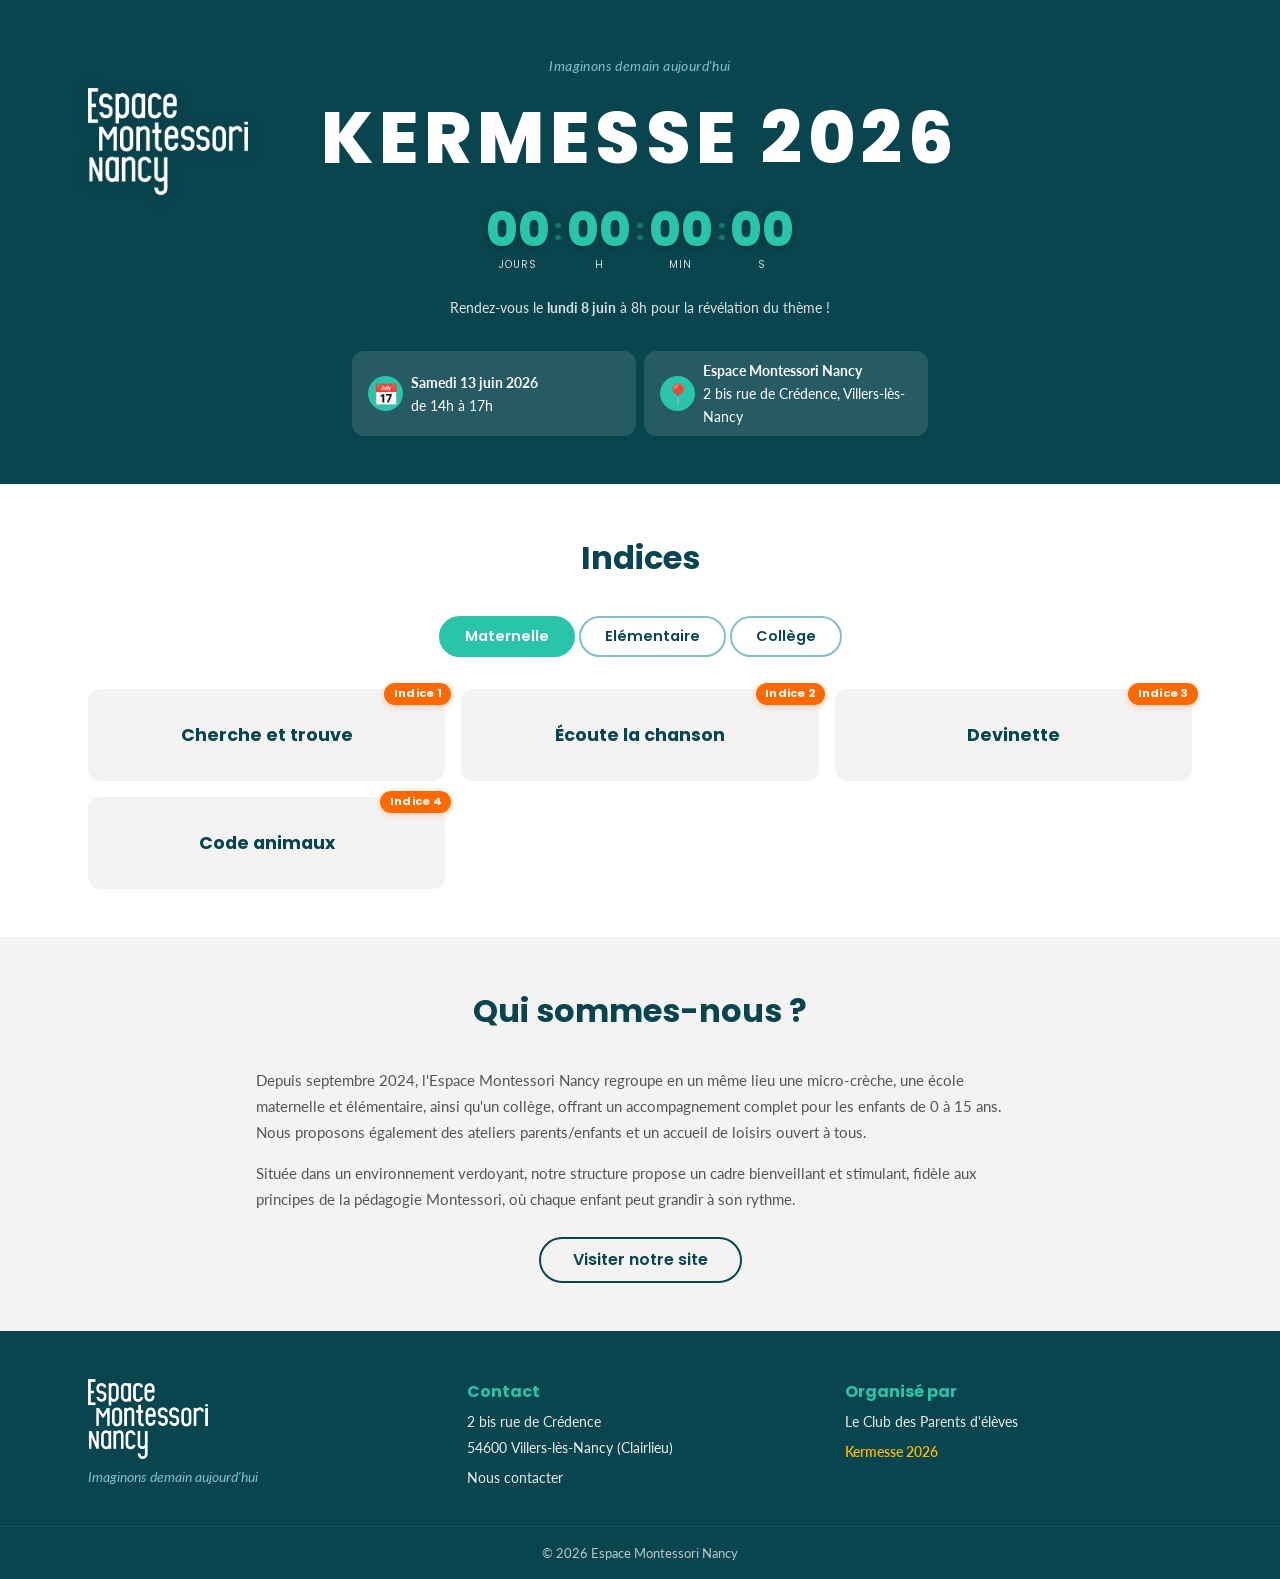
<file: index.html>
<!DOCTYPE html>
<html lang="fr">
<head>
  <meta charset="UTF-8">
  <meta name="viewport" content="width=device-width, initial-scale=1.0">
  <title>Kermesse 2026 — Espace Montessori Nancy</title>
  <meta name="description" content="Kermesse de l'Espace Montessori Nancy — Samedi 13 juin 2026 de 14h à 17h">
  <link rel="preconnect" href="https://fonts.googleapis.com">
  <link rel="preconnect" href="https://fonts.gstatic.com" crossorigin>
  <link href="https://fonts.googleapis.com/css2?family=Poppins:wght@400;600;700;800&family=Lato:wght@400;700&display=swap" rel="stylesheet">
  <link rel="stylesheet" href="css/style.css">
  <link rel="icon" href="data:image/svg+xml,<svg xmlns='http://www.w3.org/2000/svg' viewBox='0 0 100 100'><text y='.9em' font-size='90'>🌿</text></svg>">
  <script src="js/data.js?v=2" defer></script>
  <script src="js/app.js?v=2" defer></script>
</head>
<body>

  <!-- ===== HERO ===== -->
  <header class="hero" id="hero">
    <div class="hero__inner container">
      <div class="hero__logo-wrap">
        <img
          src="images/logo-espace-montessori-nancy-blanc.png"
          alt="Espace Montessori Nancy"
          class="hero__logo"
          width="288"
          height="193"
          loading="lazy"
        >
      </div>
      <p class="hero__tagline">Imaginons demain aujourd'hui</p>
      <h1 class="hero__title">Kermesse 2026</h1>

      <!-- Countdown -->
      <div class="countdown" id="countdown" aria-label="Compte à rebours">
        <div class="countdown__item">
          <span class="countdown__num" id="countdown-days">--</span>
          <span class="countdown__label">jours</span>
        </div>
        <div class="countdown__sep">:</div>
        <div class="countdown__item">
          <span class="countdown__num" id="countdown-hours">--</span>
          <span class="countdown__label">h</span>
        </div>
        <div class="countdown__sep">:</div>
        <div class="countdown__item">
          <span class="countdown__num" id="countdown-minutes">--</span>
          <span class="countdown__label">min</span>
        </div>
        <div class="countdown__sep">:</div>
        <div class="countdown__item">
          <span class="countdown__num" id="countdown-seconds">--</span>
          <span class="countdown__label">s</span>
        </div>
      </div>
      <p class="countdown__event">Rendez-vous le <strong>lundi 8 juin</strong> à 8h pour la révélation du thème !</p>

      <div class="hero__info">
        <div class="hero__info-item">
          <span class="hero__info-icon">📅</span>
          <div>
            <strong>Samedi 13 juin 2026</strong>
            <span>de 14h à 17h</span>
          </div>
        </div>
        <div class="hero__info-item">
          <span class="hero__info-icon">📍</span>
          <div>
            <strong>Espace Montessori Nancy</strong>
            <span>2 bis rue de Crédence, Villers-lès-Nancy</span>
          </div>
        </div>
      </div>
    </div>
  </header>

  <!-- ===== INDICES ===== -->
  <section class="programme" id="programme" aria-labelledby="programme-title">
    <div class="container">
      <h2 class="section-title" id="programme-title">Indices</h2>

      <!-- Tabs -->
      <div class="tabs" role="tablist" aria-label="Niveaux">
        <button class="tab active" role="tab" aria-selected="true" aria-controls="panel-maternelle" id="tab-maternelle" data-tab="maternelle">Maternelle</button>
        <button class="tab" role="tab" aria-selected="false" aria-controls="panel-primaire" id="tab-primaire" data-tab="primaire">Elémentaire</button>
        <button class="tab" role="tab" aria-selected="false" aria-controls="panel-college" id="tab-college" data-tab="college">Collège</button>
      </div>

      <!-- Panels -->
      <div class="tab-panels">

        <!-- Maternelle -->
        <div class="tab-panel active" role="tabpanel" id="panel-maternelle" aria-labelledby="tab-maternelle" data-niveau="maternelle">
          <div class="activities-grid">
            <!-- Rempli par JS -->
          </div>
        </div>

        <!-- Primaire -->
        <div class="tab-panel" role="tabpanel" id="panel-primaire" aria-labelledby="tab-primaire" hidden data-niveau="primaire">
          <div class="activities-grid">
            <!-- Rempli par JS -->
          </div>
        </div>

        <!-- Collège -->
        <div class="tab-panel" role="tabpanel" id="panel-college" aria-labelledby="tab-college" hidden data-niveau="college">
          <div class="activities-grid">
            <!-- Rempli par JS -->
          </div>
        </div>

      </div>
    </div>
  </section>

  <!-- ===== ABOUT ===== -->
  <section class="about" id="about" aria-labelledby="about-title">
    <div class="container">
      <h2 class="section-title" id="about-title">Qui sommes-nous ?</h2>
      <div class="about__content">
        <p>
          Depuis septembre 2024, l'Espace Montessori Nancy regroupe en un même lieu
          une micro-crèche, une école maternelle et élémentaire, ainsi qu'un collège,
          offrant un accompagnement complet pour les enfants de 0 à 15 ans. Nous proposons également des ateliers parents/enfants et un accueil de loisirs ouvert à tous.
        </p>
        <p>
          Située dans un environnement verdoyant, notre structure propose un cadre
          bienveillant et stimulant, fidèle aux principes de la pédagogie Montessori,
          où chaque enfant peut grandir à son rythme.
        </p>
      </div>
      <div style="text-align:center">
        <a href="https://www.espacemontessorinancy.fr" target="_blank" rel="noopener" class="about__link">
          Visiter notre site</a>
      </div>
    </div>
  </section>

  <!-- ===== FOOTER ===== -->
  <footer class="footer" id="contact">
    <div class="container footer__inner">
      <div class="footer__brand">
        <img
          src="images/logo-espace-montessori-nancy-blanc.png"
          alt="Espace Montessori Nancy"
          class="footer__logo"
          width="200"
          height="134"
          loading="lazy"
        >
        <p class="footer__tagline">Imaginons demain aujourd'hui</p>
      </div>
      <div class="footer__contact">
        <h3 class="footer__heading">Contact</h3>
        <p>2 bis rue de Crédence</p>
        <p>54600 Villers-lès-Nancy (Clairlieu)</p>
        <a href="https://www.espacemontessorinancy.fr/contact/" target="_blank" rel="noopener" class="footer__link">Nous contacter</a>
      </div>
      <div class="footer__org">
        <h3 class="footer__heading">Organisé par</h3>
        <p>Le Club des Parents d'élèves</p>
        <p class="footer__date">Kermesse 2026</p>
      </div>
    </div>
    <div class="footer__bottom">
      <div class="container">
        <p>© 2026 Espace Montessori Nancy</p>
      </div>
    </div>
  </footer>

  
</body>
</html>
</file>
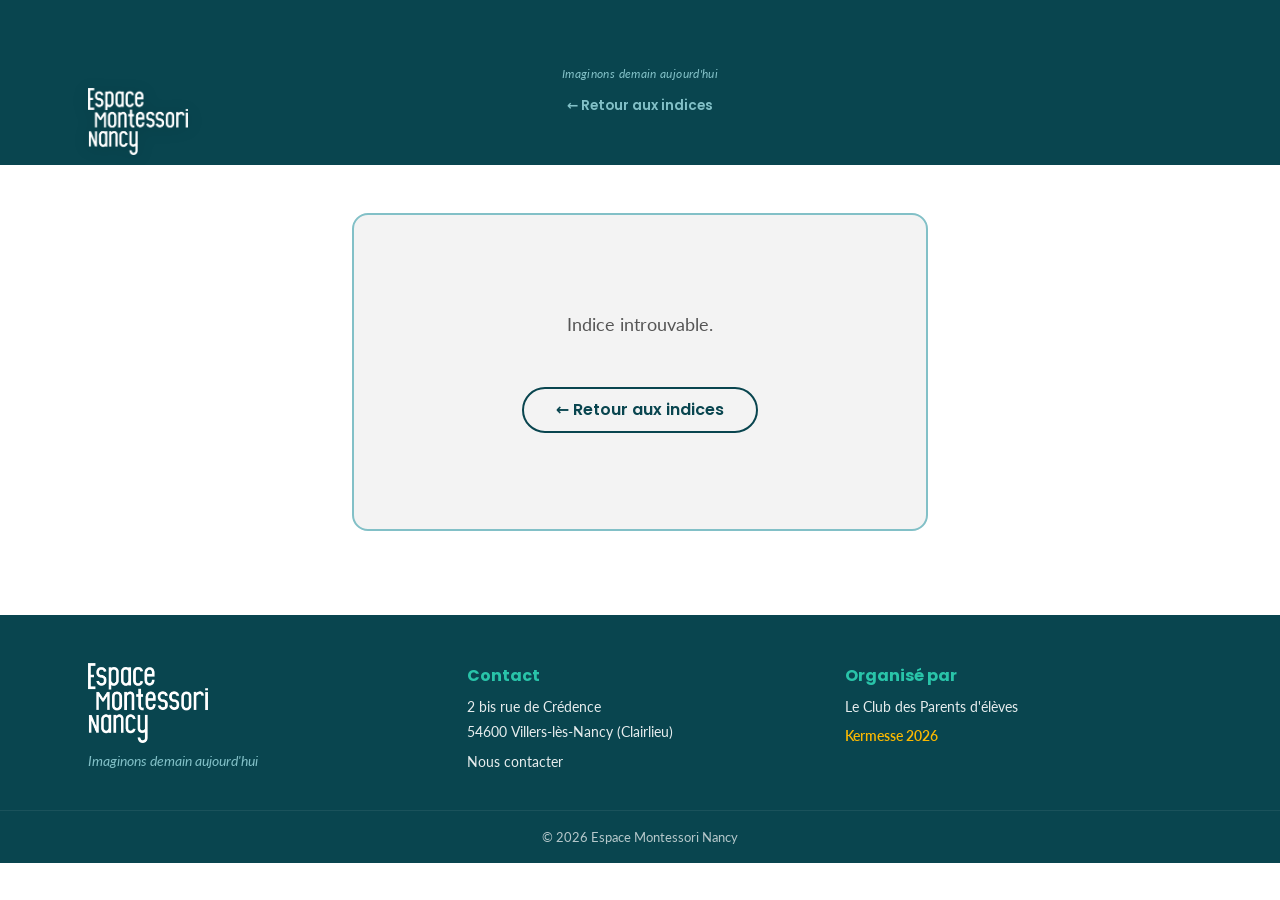
<file: indice.html>
<!DOCTYPE html>
<html lang="fr">
<head>
  <meta charset="UTF-8">
  <meta name="viewport" content="width=device-width, initial-scale=1.0">
  <title>Indice — Kermesse 2026 — Espace Montessori Nancy</title>
  <meta name="description" content="Détail d'un indice de la Kermesse Espace Montessori Nancy">
  <link rel="preconnect" href="https://fonts.googleapis.com">
  <link rel="preconnect" href="https://fonts.gstatic.com" crossorigin>
  <link href="https://fonts.googleapis.com/css2?family=Poppins:wght@400;600;700;800&family=Lato:wght@400;700&display=swap" rel="stylesheet">
  <link rel="stylesheet" href="css/style.css">
  <link rel="icon" href="data:image/svg+xml,<svg xmlns='http://www.w3.org/2000/svg' viewBox='0 0 100 100'><text y='.9em' font-size='90'>🌿</text></svg>">
  <script src="js/data.js?v=3" defer></script>
  <script src="js/indice.js?v=3" defer></script>
</head>
<body>

  <!-- ===== HERO MINI ===== -->
  <header class="hero hero--mini" id="hero">
    <div class="hero__inner container">
      <div class="hero__logo-wrap">
        <img
          src="images/logo-espace-montessori-nancy-blanc.png"
          alt="Espace Montessori Nancy"
          class="hero__logo"
          width="288"
          height="193"
          loading="lazy"
        >
      </div>
      <p class="hero__tagline">Imaginons demain aujourd'hui</p>
      <a href="index.html#indices" class="hero__back back-link">&larr; Retour aux indices</a>
    </div>
  </header>

  <!-- ===== DÉTAIL DE L'INDICE ===== -->
  <section class="indice-detail" id="indice-detail" aria-labelledby="indice-title">
    <div class="container">
      <div class="indice-detail__card" id="indice-card">
        <!-- Rempli par JS -->
      </div>
    </div>
  </section>

  <!-- ===== FOOTER ===== -->
  <footer class="footer" id="contact">
    <div class="container footer__inner">
      <div class="footer__brand">
        <img
          src="images/logo-espace-montessori-nancy-blanc.png"
          alt="Espace Montessori Nancy"
          class="footer__logo"
          width="200"
          height="134"
          loading="lazy"
        >
        <p class="footer__tagline">Imaginons demain aujourd'hui</p>
      </div>
      <div class="footer__contact">
        <h3 class="footer__heading">Contact</h3>
        <p>2 bis rue de Crédence</p>
        <p>54600 Villers-lès-Nancy (Clairlieu)</p>
        <a href="https://www.espacemontessorinancy.fr/contact/" target="_blank" rel="noopener" class="footer__link">Nous contacter</a>
      </div>
      <div class="footer__org">
        <h3 class="footer__heading">Organisé par</h3>
        <p>Le Club des Parents d'élèves</p>
        <p class="footer__date">Kermesse 2026</p>
      </div>
    </div>
    <div class="footer__bottom">
      <div class="container">
        <p>© 2026 Espace Montessori Nancy</p>
      </div>
    </div>
  </footer>

</body>
</html>
</file>
<file: css/style.css>
/* ============================================================
   Kermesse 2026 — Espace Montessori Nancy
   Mobile-first · Charte officielle : Poppins + Lato
   Couleurs : #09454F · #29C4A9 · #FF6900 · #FCB900
   ============================================================ */

/* ----- RESET & VARIABLES ----- */
*,
*::before,
*::after {
  margin: 0;
  padding: 0;
  box-sizing: border-box;
}

:root {
  /* Colors — charte officielle */
  --color-primary:       #09454F;
  --color-secondary:     #29C4A9;
  --color-accent:        #FF6900;
  --color-accent-light:  #FF8C42;
  --color-highlight:     #FCB900;
  --color-light:         #82C0C7;
  --color-bg:            #FFFFFF;
  --color-text:          #464646;
  --color-text-light:    #555555;
  --color-gray:          #F3F3F3;

  /* Fonts — charte officielle */
  --font-body:           'Lato', system-ui, -apple-system, sans-serif;
  --font-heading:        'Poppins', system-ui, -apple-system, sans-serif;

  /* Spacing */
  --space-xs:  0.25rem;
  --space-sm:  0.5rem;
  --space-md:  1rem;
  --space-lg:  1.5rem;
  --space-xl:  2rem;
  --space-2xl: 3rem;
  --space-3xl: 4rem;

  /* Radius */
  --radius-sm: 0.5rem;
  --radius-md: 0.75rem;
  --radius-lg: 1rem;
  --radius-full: 9999px;
}

/* ----- BASE ----- */
html {
  scroll-behavior: smooth;
}

body {
  font-family: var(--font-body);
  font-size: 16px;
  line-height: 1.6;
  color: var(--color-text);
  background: var(--color-bg);
  -webkit-font-smoothing: antialiased;
}

img {
  max-width: 100%;
  height: auto;
  display: block;
}

a {
  color: var(--color-secondary);
  text-decoration: none;
  transition: color 0.2s;
}

a:hover {
  color: var(--color-accent);
}

.container {
  width: 100%;
  max-width: 72rem;
  margin: 0 auto;
  padding: 0 var(--space-lg);
}

/* ----- SECTION TITLES ----- */
.section-title {
  font-family: var(--font-heading);
  font-size: 1.75rem;
  font-weight: 700;
  color: var(--color-primary);
  text-align: center;
  margin-bottom: var(--space-xl);
}

/* ============================================================
   HERO
   ============================================================ */
.hero {
  position: relative;
  background: var(--color-primary);
  color: #fff;
  text-align: center;
  overflow: hidden;
  padding: var(--space-2xl) 0 var(--space-xl);
}

.hero__inner {
  position: relative;
  z-index: 1;
  display: flex;
  flex-direction: column;
  align-items: center;
  gap: var(--space-md);
}

.hero__logo-wrap {
  display: flex;
  justify-content: center;
}

.hero__logo {
  width: 120px;
  height: auto;
  filter: drop-shadow(0 2px 8px rgba(0,0,0,0.15));
}

.hero__tagline {
  font-family: var(--font-body);
  font-size: 0.85rem;
  font-style: italic;
  color: var(--color-light);
  letter-spacing: 0.03em;
  margin-top: -0.5rem;
}

.hero__title {
  font-family: var(--font-heading);
  font-size: 2.5rem;
  font-weight: 800;
  letter-spacing: 0.08em;
  line-height: 1;
  text-transform: uppercase;
  margin-top: var(--space-sm);
}

.hero__subtitle {
  font-family: var(--font-heading);
  font-size: 1.1rem;
  font-weight: 600;
  color: var(--color-secondary);
  margin-top: -0.25rem;
}

.hero__info {
  display: flex;
  flex-direction: column;
  gap: var(--space-sm);
  width: 100%;
  max-width: 28rem;
  margin-top: var(--space-md);
}

.hero__info-item {
  display: flex;
  align-items: center;
  gap: var(--space-sm);
  background: rgba(255,255,255,0.12);
  backdrop-filter: blur(4px);
  padding: var(--space-sm) var(--space-md);
  border-radius: var(--radius-md);
  text-align: left;
  font-size: 0.9rem;
}

.hero__info-item div {
  display: flex;
  flex-direction: column;
}

.hero__info-icon {
  flex-shrink: 0;
  font-size: 1.3rem;
  width: 2.2rem;
  height: 2.2rem;
  display: flex;
  align-items: center;
  justify-content: center;
  background: var(--color-secondary);
  border-radius: 50%;
}

/* ============================================================
   COUNTDOWN — Vert #29C4A9 (charte officielle)
   ============================================================ */
.countdown {
  display: flex;
  align-items: center;
  gap: 0;
  margin-top: var(--space-md);
  font-family: var(--font-heading);
}

.countdown__item {
  display: flex;
  flex-direction: column;
  align-items: center;
  min-width: 3rem;
}

.countdown__num {
  font-size: 2rem;
  font-weight: 800;
  line-height: 1;
  color: var(--color-secondary);
  text-shadow: 0 2px 8px rgba(0,0,0,0.2);
}

.countdown__label {
  font-size: 0.65rem;
  text-transform: uppercase;
  letter-spacing: 0.1em;
  opacity: 0.8;
  margin-top: 0.2rem;
}

.countdown__sep {
  font-size: 1.8rem;
  font-weight: 700;
  opacity: 0.4;
  margin: 0 0.3rem;
  margin-bottom: 1.2rem;
  color: var(--color-secondary);
}

.countdown__event {
  font-size: 0.85rem;
  opacity: 0.85;
  margin-top: var(--space-sm);
}

/* ============================================================
   PROGRAMME — Tabs + Activities
   ============================================================ */
.programme {
  padding: var(--space-2xl) 0;
}

/* Tabs */
.tabs {
  display: flex;
  justify-content: center;
  gap: var(--space-xs);
  margin-bottom: var(--space-xl);
  flex-wrap: wrap;
}

.tab {
  font-family: var(--font-heading);
  font-size: 0.9rem;
  font-weight: 600;
  padding: var(--space-sm) var(--space-lg);
  border: 2px solid var(--color-light);
  border-radius: var(--radius-full);
  background: transparent;
  color: var(--color-primary);
  cursor: pointer;
  transition: all 0.25s ease;
}

.tab:hover {
  border-color: var(--color-secondary);
  background: rgba(41, 196, 169, 0.08);
}

.tab.active {
  background: var(--color-secondary);
  border-color: var(--color-secondary);
  color: #fff;
}

/* Tab Panels */
.tab-panel {
  display: none;
  animation: fadeIn 0.3s ease;
}

.tab-panel.active {
  display: block;
}

@keyframes fadeIn {
  from { opacity: 0; transform: translateY(8px); }
  to { opacity: 1; transform: translateY(0); }
}

/* Activities Grid */
.activities-grid {
  display: grid;
  grid-template-columns: 1fr;
  gap: var(--space-md);
}

.activity-card {
  background: var(--color-gray);
  border-radius: var(--radius-md);
  padding: var(--space-lg);
  text-align: center;
  border: 2px solid transparent;
  transition: all 0.25s ease;
}

.activity-card:hover {
  border-color: var(--color-secondary);
  box-shadow: 0 4px 12px rgba(41, 196, 169, 0.15);
}

.activity-card__title {
  font-family: var(--font-heading);
  font-size: 1.1rem;
  font-weight: 700;
  color: var(--color-primary);
  display: flex;
  align-items: center;
  justify-content: center;
  min-height: 2.5rem;
}

.activity-card-link:hover .activity-card__title {
  color: var(--color-accent);
}

/* ---- Mystery card (indices 2-6) ---- */
.activity-card__mystery {
  display: flex;
  align-items: center;
  justify-content: center;
  min-height: 3rem;
}

.mystery-q {
  font-family: var(--font-heading);
  font-size: 2.5rem;
  font-weight: 800;
  color: var(--color-primary);
  opacity: 0.3;
  animation: mystery-pulse 3s ease-in-out infinite;
}

@keyframes mystery-pulse {
  0%, 100% { transform: scale(1); opacity: 0.3; }
  50% { transform: scale(1.1); opacity: 0.6; }
}

.activity-card-link:hover .mystery-q {
  opacity: 0.8;
  color: var(--color-accent);
}

.activity-card__desc {
  font-size: 0.85rem;
  color: var(--color-text-light);
  line-height: 1.5;
}

/* Clickable card link */
.activity-card-link {
  text-decoration: none;
  color: inherit;
  display: block;
  transition: transform 0.2s ease;
}

.activity-card-link:hover {
  transform: translateY(-2px);
}

.activity-card-link:hover .activity-card {
  border-color: var(--color-secondary);
  box-shadow: 0 4px 12px rgba(41, 196, 169, 0.15);
}

/* Indice badge */
.activity-card {
  position: relative;
}

.activity-card__badge {
  position: absolute;
  top: -0.5rem;
  right: -0.5rem;
  background: var(--color-accent);
  color: #fff;
  font-family: var(--font-heading);
  font-size: 0.7rem;
  font-weight: 700;
  padding: 0.15rem 0.6rem;
  border-radius: var(--radius-full);
  letter-spacing: 0.02em;
  box-shadow: 0 2px 6px rgba(255, 105, 0, 0.3);
}

/* ============================================================
   HERO — Mini (page indice)
   ============================================================ */
.hero--mini {
  padding: var(--space-lg) 0 var(--space-md);
}

.hero--mini .hero__inner {
  gap: var(--space-sm);
}

.hero--mini .hero__logo {
  width: 80px;
}

.hero--mini .hero__tagline {
  font-size: 0.75rem;
  margin-top: inherit;
}

.hero__back {
  font-family: var(--font-heading);
  font-size: 0.85rem;
  color: var(--color-light);
  text-decoration: none;
  font-weight: 600;
  transition: color 0.2s;
  margin-top: var(--space-xs);
}

.hero__back:hover {
  color: #fff;
}

/* ============================================================
   INDICE — Page détail
   ============================================================ */
.indice-detail {
  padding: var(--space-2xl) 0;
  min-height: 50vh;
}

.indice-detail__card {
  max-width: 36rem;
  margin: 0 auto;
  background: var(--color-gray);
  border-radius: var(--radius-lg);
  padding: var(--space-2xl);
  text-align: center;
  border: 2px solid var(--color-light);
}

.indice-detail__header {
  display: flex;
  align-items: center;
  justify-content: center;
  gap: var(--space-sm);
  margin-bottom: var(--space-lg);
}

.indice-detail__badge {
  background: var(--color-accent);
  color: #fff;
  font-family: var(--font-heading);
  font-size: 0.8rem;
  font-weight: 700;
  padding: 0.2rem 0.8rem;
  border-radius: var(--radius-full);
}

.indice-detail__niveau {
  font-family: var(--font-heading);
  font-size: 0.8rem;
  font-weight: 600;
  color: var(--color-primary);
  background: var(--color-bg);
  padding: 0.2rem 0.8rem;
  border-radius: var(--radius-full);
  border: 1px solid var(--color-light);
}

.indice-detail__title {
  font-family: var(--font-heading);
  font-size: 1.6rem;
  font-weight: 700;
  color: var(--color-primary);
  margin-bottom: var(--space-lg);
}

.indice-detail__error {
  text-align: center;
  padding: var(--space-2xl);
}

.indice-detail__error p {
  font-size: 1.1rem;
  color: var(--color-text-light);
  margin-bottom: var(--space-lg);
}

/* ----- Image dans indice ----- */
.indice-detail__image-wrap {
  margin-bottom: var(--space-lg);
  border-radius: var(--radius-md);
  overflow: hidden;
  box-shadow: 0 4px 16px rgba(0, 0, 0, 0.1);
}

.indice-detail__image {
  width: 100%;
  height: auto;
  display: block;
}

/* ----- Audio player personnalisé ----- */
.indice-detail__player {
  margin-bottom: var(--space-lg);
  display: flex;
  flex-direction: column;
  align-items: center;
  gap: var(--space-sm);
}

.audio-play-btn {
  display: flex;
  align-items: center;
  justify-content: center;
  gap: var(--space-sm);
  background: var(--color-secondary);
  color: #fff;
  border: none;
  border-radius: var(--radius-full);
  padding: var(--space-md) var(--space-xl);
  font-family: var(--font-heading);
  font-size: 1.1rem;
  font-weight: 600;
  cursor: pointer;
  transition: all 0.25s ease;
  min-width: 10rem;
  box-shadow: 0 4px 12px rgba(41, 196, 169, 0.3);
}

.audio-play-btn:hover {
  background: var(--color-primary);
  transform: translateY(-2px);
  box-shadow: 0 6px 16px rgba(9, 69, 79, 0.3);
}

.audio-play-btn:active {
  transform: translateY(0);
}

.audio-play-btn.is-playing {
  background: var(--color-accent);
  box-shadow: 0 4px 12px rgba(255, 105, 0, 0.3);
}

.audio-play-btn.is-playing:hover {
  background: var(--color-accent-light);
}

.audio-play-btn__icon {
  font-size: 1.3rem;
}

.audio-progress {
  width: 100%;
  max-width: 18rem;
  height: 0.5rem;
  background: var(--color-gray);
  border-radius: var(--radius-full);
  overflow: hidden;
  cursor: pointer;
}

.audio-progress__bar {
  height: 100%;
  width: 0%;
  background: var(--color-secondary);
  border-radius: var(--radius-full);
  transition: width 0.1s linear;
}

.audio-time {
  font-size: 0.85rem;
  color: var(--color-text-light);
  font-family: var(--font-heading);
}

/* Ancien player natif (fallback) */
.indice-detail__audio {
  width: 100%;
  max-width: 24rem;
  height: 3rem;
  border-radius: var(--radius-md);
  outline: none;
}

.indice-detail__audio::-webkit-media-controls-panel {
  background: var(--color-gray);
  border-radius: var(--radius-md);
}

.indice-detail__audio::-webkit-media-controls-play-button {
  background: var(--color-secondary);
  border-radius: 50%;
  color: #fff;
}

.indice-detail__audio:focus {
  box-shadow: 0 0 0 3px rgba(41, 196, 169, 0.3);
}

/* ----- Lightbox / Zoom image ----- */
.lightbox {
  position: fixed;
  inset: 0;
  z-index: 9999;
  display: flex;
  align-items: center;
  justify-content: center;
  background: rgba(0, 0, 0, 0.85);
  backdrop-filter: blur(4px);
  cursor: zoom-out;
  animation: lightbox-fade-in 0.25s ease;
}

.lightbox[hidden] {
  display: none;
}

@keyframes lightbox-fade-in {
  from { opacity: 0; }
  to   { opacity: 1; }
}

.lightbox__img {
  max-width: 90vw;
  max-height: 90vh;
  width: auto;
  height: auto;
  border-radius: var(--radius-md);
  box-shadow: 0 8px 32px rgba(0, 0, 0, 0.5);
  cursor: default;
  animation: lightbox-zoom-in 0.3s ease;
}

@keyframes lightbox-zoom-in {
  from { transform: scale(0.85); opacity: 0; }
  to   { transform: scale(1);    opacity: 1; }
}

.lightbox__close {
  position: absolute;
  top: var(--space-lg);
  right: var(--space-lg);
  background: rgba(255, 255, 255, 0.2);
  border: none;
  color: #fff;
  font-size: 2rem;
  width: 2.5rem;
  height: 2.5rem;
  border-radius: 50%;
  cursor: pointer;
  display: flex;
  align-items: center;
  justify-content: center;
  transition: background 0.2s;
  line-height: 1;
}

.lightbox__close:hover {
  background: rgba(255, 255, 255, 0.4);
}

.indice-detail__zoom-hint {
  font-size: 0.85rem;
  color: var(--color-light);
  margin-top: calc(-1 * var(--space-md));
  margin-bottom: var(--space-lg);
  text-align: center;
}

/* ----- Jeu d'association ----- */
.indice-game {
  display: flex;
  flex-direction: column;
  gap: var(--space-sm);
  margin-bottom: var(--space-lg);
  max-width: 24rem;
  margin-left: auto;
  margin-right: auto;
}

.indice-game__row {
  display: flex;
  align-items: center;
  justify-content: space-between;
  gap: var(--space-sm);
  background: var(--color-bg);
  border: 2px solid var(--color-light);
  border-radius: var(--radius-md);
  padding: var(--space-sm) var(--space-md);
  transition: border-color 0.2s;
}

.indice-game__row:hover {
  border-color: var(--color-secondary);
}

.indice-game__left,
.indice-game__right {
  font-family: var(--font-heading);
  font-size: 0.95rem;
  font-weight: 600;
  color: var(--color-primary);
  padding: var(--space-xs) var(--space-sm);
  border-radius: var(--radius-sm);
}

.indice-game__left {
  background: rgba(41, 196, 169, 0.1);
  color: var(--color-primary);
}

.indice-game__right {
  background: rgba(255, 105, 0, 0.1);
  color: var(--color-accent);
}

.indice-game__arrow {
  font-size: 1.2rem;
  color: var(--color-light);
  flex-shrink: 0;
}

/* ----- Recette stylisée ----- */
.recipe-card {
  background: linear-gradient(135deg, rgba(41, 196, 169, 0.08) 0%, rgba(252, 185, 0, 0.08) 100%);
  border: 2px dashed var(--color-secondary);
  border-radius: var(--radius-lg);
  padding: var(--space-lg) var(--space-xl);
  margin-bottom: var(--space-xl);
  max-width: 22rem;
  margin-left: auto;
  margin-right: auto;
  text-align: left;
}

.recipe-card__header {
  display: flex;
  align-items: center;
  gap: var(--space-sm);
  margin-bottom: var(--space-md);
  padding-bottom: var(--space-sm);
  border-bottom: 2px solid rgba(41, 196, 169, 0.2);
}

.recipe-card__icon {
  font-size: 1.5rem;
}

.recipe-card__label {
  font-family: var(--font-heading);
  font-size: 1.1rem;
  font-weight: 700;
  color: var(--color-primary);
  text-transform: uppercase;
  letter-spacing: 0.05em;
}

.recipe-card__list {
  list-style: none;
  display: flex;
  flex-direction: column;
  gap: var(--space-sm);
}

.recipe-card__item {
  font-family: var(--font-body);
  font-size: 1rem;
  color: var(--color-text);
  padding: var(--space-sm) var(--space-md);
  background: var(--color-bg);
  border-radius: var(--radius-md);
  border-left: 4px solid var(--color-accent);
  box-shadow: 0 2px 4px rgba(0, 0, 0, 0.04);
  transition: transform 0.2s, box-shadow 0.2s;
}

.recipe-card__item:hover {
  transform: translateX(4px);
  box-shadow: 0 4px 8px rgba(0, 0, 0, 0.06);
}

.recipe-question {
  font-family: var(--font-heading);
  font-size: 1.15rem;
  font-weight: 700;
  color: var(--color-accent);
  background: rgba(255, 105, 0, 0.08);
  padding: var(--space-md) var(--space-lg);
  border-radius: var(--radius-md);
  display: inline-block;
}

/* ----- Carte texte (devinette, énigme) ----- */
.indice-text-card {
  background: var(--color-bg);
  border: 2px solid var(--color-light);
  border-radius: var(--radius-lg);
  padding: var(--space-xl) var(--space-xl);
  margin-bottom: var(--space-lg);
  text-align: center;
  max-width: 28rem;
  margin-left: auto;
  margin-right: auto;
  box-shadow: 0 4px 12px rgba(0, 0, 0, 0.04);
  transition: transform 0.2s, box-shadow 0.2s;
}

.indice-text-card:hover {
  transform: translateY(-2px);
  box-shadow: 0 8px 20px rgba(0, 0, 0, 0.06);
}

.indice-text-card__emoji {
  font-size: 3rem;
  margin-bottom: var(--space-sm);
  line-height: 1.2;
}

.indice-text-card__content {
  font-size: 1.1rem;
  color: var(--color-text);
  line-height: 1.8;
  font-weight: 400;
  white-space: pre-line;
}

/* ----- Code animaux / code secret ----- */
.cipher-key {
  display: grid;
  grid-template-columns: repeat(auto-fill, minmax(8.5rem, 1fr));
  gap: var(--space-sm);
  margin-bottom: var(--space-lg);
}

.cipher-key__item {
  display: flex;
  flex-direction: column;
  align-items: center;
  gap: 0.15rem;
  background: var(--color-bg);
  border: 2px solid var(--color-light);
  border-radius: var(--radius-md);
  padding: var(--space-sm) var(--space-xs);
  text-align: center;
}

.cipher-key__letter {
  font-weight: 700;
  font-size: 1.1rem;
  color: var(--color-accent);
}

.cipher-key__animal {
  font-size: 0.8rem;
  color: var(--color-text-light);
}

.cipher-key__emoji {
  font-size: 1.5rem;
  line-height: 1.2;
}

.cipher-message {
  background: var(--color-bg);
  border: 2px solid var(--color-accent);
  border-radius: var(--radius-lg);
  padding: var(--space-lg);
  text-align: center;
  margin-bottom: var(--space-md);
}

.cipher-message__label {
  display: block;
  font-size: 0.85rem;
  font-weight: 600;
  color: var(--color-text-light);
  text-transform: uppercase;
  letter-spacing: 0.05em;
  margin-bottom: var(--space-sm);
}

.cipher-message__content {
  font-size: 1.6rem;
  line-height: 1.6;
  letter-spacing: 0.08em;
}

.cipher-message--numeric .cipher-message__content {
  font-size: 1.2rem;
  font-family: monospace;
  letter-spacing: 0.04em;
}

.cipher-hint {
  text-align: center;
  font-size: 0.95rem;
  color: var(--color-text-light);
  font-style: italic;
}

/* ----- Desc utilise div (pas p) pour le HTML riche ----- */
.indice-detail__desc {
  font-size: 1rem;
  color: var(--color-text-light);
  line-height: 1.7;
  margin-bottom: var(--space-lg);
  text-align: center;
}

/* ============================================================
   RESPONSIVE — INDICE PAGE
   ============================================================ */
@media (min-width: 48rem) {
  .indice-detail__card {
    padding: var(--space-2xl) var(--space-3xl);
  }

  .indice-detail__title {
    font-size: 2rem;
  }

  .hero--mini .hero__logo {
    width: 100px;
  }
}

@media (min-width: 72rem) {
  .indice-detail__title {
    font-size: 2.2rem;
  }
}

/* ============================================================
   ABOUT
   ============================================================ */
.about {
  padding: var(--space-2xl) 0;
  background: var(--color-gray);
}

.about__content {
  max-width: 48rem;
  margin: 0 auto;
  display: flex;
  flex-direction: column;
  gap: var(--space-md);
}

.about__content p {
  font-size: 0.95rem;
  color: var(--color-text-light);
  line-height: 1.7;
}

.about__link {
  display: inline-block;
  margin-top: var(--space-lg);
  font-family: var(--font-heading);
  font-weight: 600;
  color: var(--color-primary);
  text-align: center;
  padding: var(--space-sm) var(--space-xl);
  border: 2px solid var(--color-primary);
  border-radius: var(--radius-full);
  transition: all 0.25s ease;
}

.about__link:hover {
  background: var(--color-primary);
  color: #fff;
}

/* ============================================================
   FOOTER
   ============================================================ */
.footer {
  background: var(--color-primary);
  color: #fff;
  padding: var(--space-2xl) 0 0;
}

.footer__inner {
  display: flex;
  flex-direction: column;
  gap: var(--space-xl);
}

.footer__brand {
  text-align: center;
}

.footer__logo {
  width: 120px;
  height: auto;
  margin: 0 auto var(--space-sm);
}

.footer__tagline {
  font-family: var(--font-body);
  font-style: italic;
  color: var(--color-light);
  font-size: 0.85rem;
}

.footer__heading {
  font-family: var(--font-heading);
  font-weight: 700;
  font-size: 1rem;
  margin-bottom: var(--space-sm);
  color: var(--color-secondary);
}

.footer__contact p,
.footer__org p,
.footer__link {
  font-size: 0.85rem;
  margin-bottom: var(--space-xs);
  opacity: 0.9;
}

.footer__link {
  color: inherit;
  text-decoration: none;
  display: inline-block;
}

.footer__link:hover {
  opacity: 1;
  color: var(--color-secondary);
  text-decoration: underline;
}

.footer__date {
  margin-top: var(--space-sm);
  font-weight: 600;
  opacity: 1 !important;
  color: var(--color-highlight);
}

.footer__bottom {
  margin-top: var(--space-xl);
  padding: var(--space-md) 0;
  border-top: 1px solid rgba(255,255,255,0.1);
  text-align: center;
  font-size: 0.8rem;
  opacity: 0.7;
}

/* ============================================================
   RESPONSIVE — TABLET (≥48rem / 768px)
   ============================================================ */
@media (min-width: 48rem) {

  .hero {
    padding: var(--space-3xl) 0 var(--space-2xl);
  }

  .hero__logo-wrap {
    position: absolute;
    top: var(--space-lg);
    left: var(--space-lg);
    justify-content: flex-start;
  }

  .hero__logo {
    width: 132px;
  }

  .hero__title {
    font-size: 3.5rem;
  }

  .hero__subtitle {
    font-size: 1.3rem;
  }

  .hero__info {
    flex-direction: row;
    max-width: 36rem;
  }

  .hero__info-item {
    flex: 1;
  }

  .countdown__num {
    font-size: 2.5rem;
  }

  .countdown__item {
    min-width: 3.5rem;
  }

  .section-title {
    font-size: 2rem;
  }

  .activities-grid {
    grid-template-columns: 1fr 1fr;
  }

  .footer__inner {
    flex-direction: row;
    justify-content: space-between;
  }

  .footer__brand {
    text-align: left;
    flex: 1;
  }

  .footer__logo {
    margin: 0 0 var(--space-sm);
  }

  .footer__contact,
  .footer__org {
    flex: 1;
  }
}

/* ============================================================
   RESPONSIVE — DESKTOP (≥72rem / 1152px)
   ============================================================ */
@media (min-width: 72rem) {

  .hero__title {
    font-size: 4.5rem;
  }

  .hero__logo {
    width: 160px;
  }

  .countdown__num {
    font-size: 3rem;
  }

  .countdown__item {
    min-width: 4rem;
  }

  .activities-grid {
    grid-template-columns: 1fr 1fr 1fr;
  }
}

/* ============================================================
   PRINT
   ============================================================ */
@media print {
  .hero {
    background: var(--color-primary) !important;
    -webkit-print-color-adjust: exact;
    print-color-adjust: exact;
  }
  .hero__info-item {
    background: rgba(255,255,255,0.12) !important;
    -webkit-print-color-adjust: exact;
    print-color-adjust: exact;
  }
}
</file>
